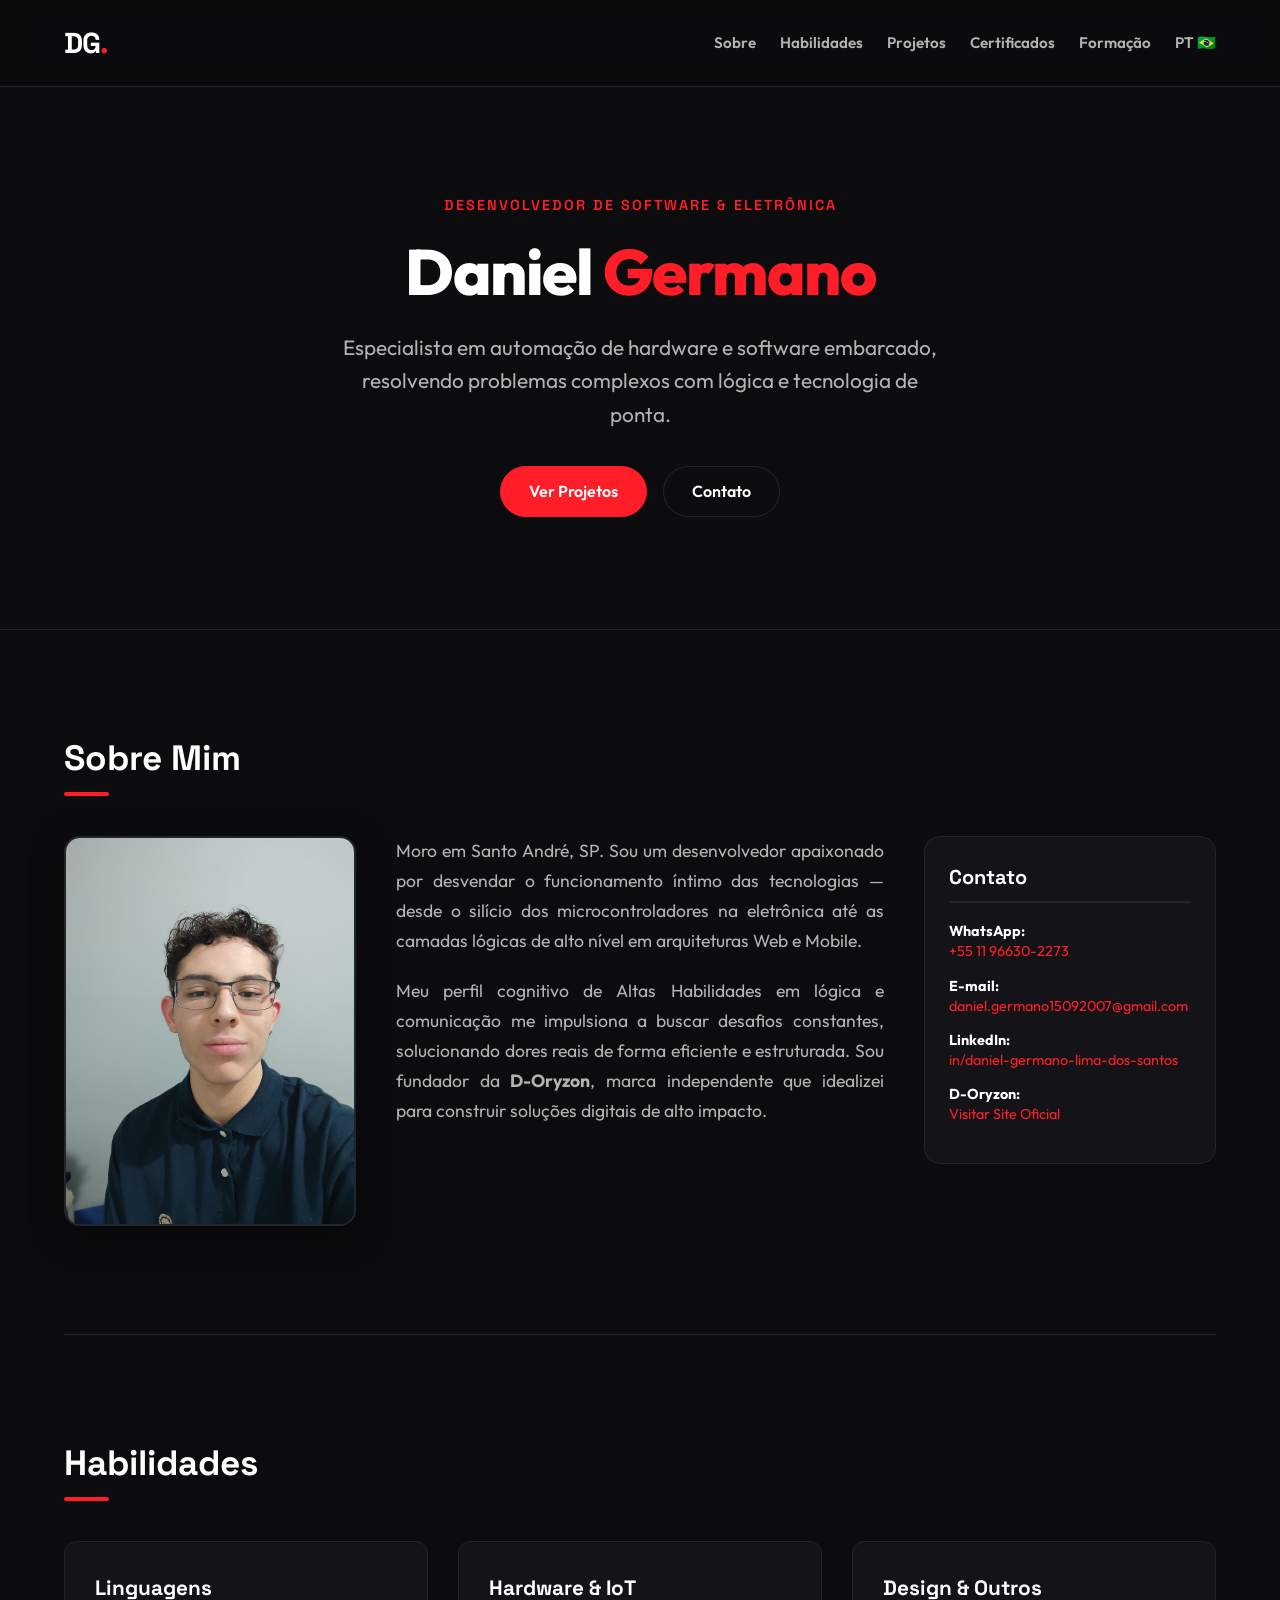
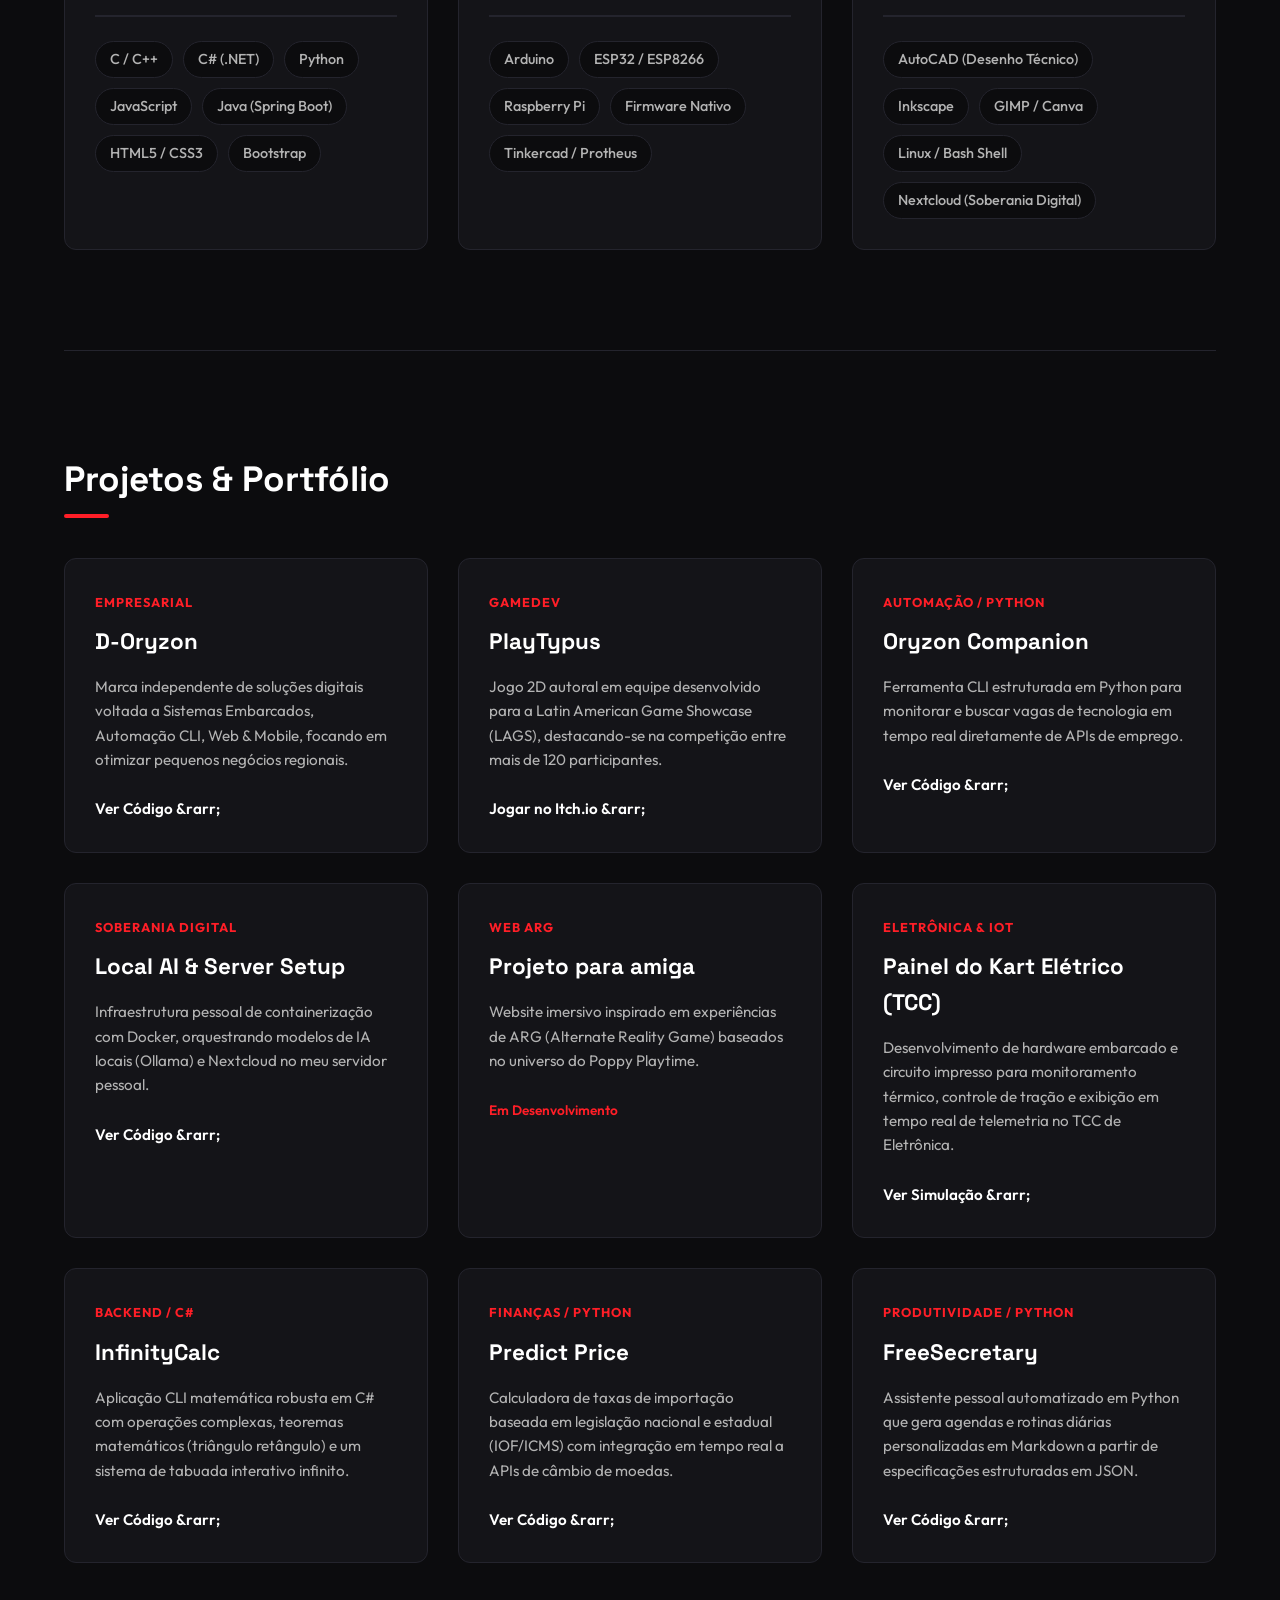
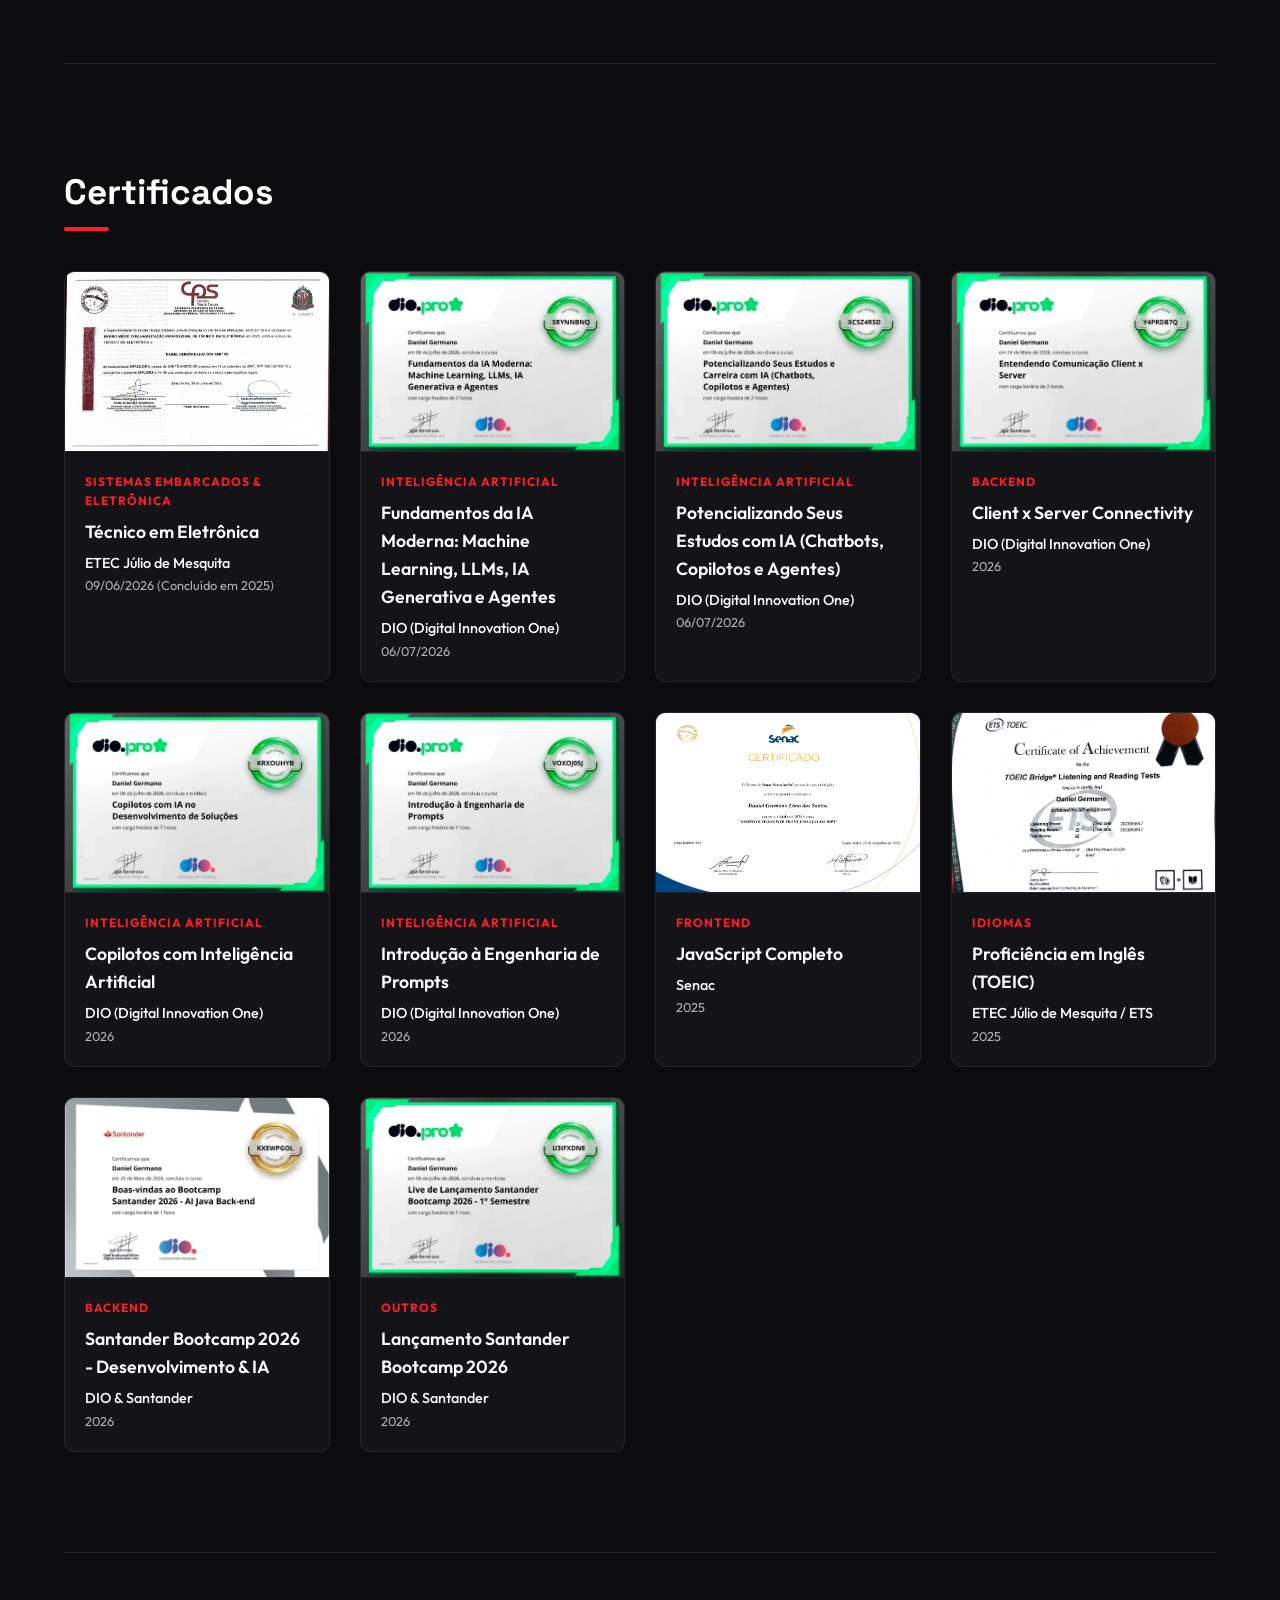
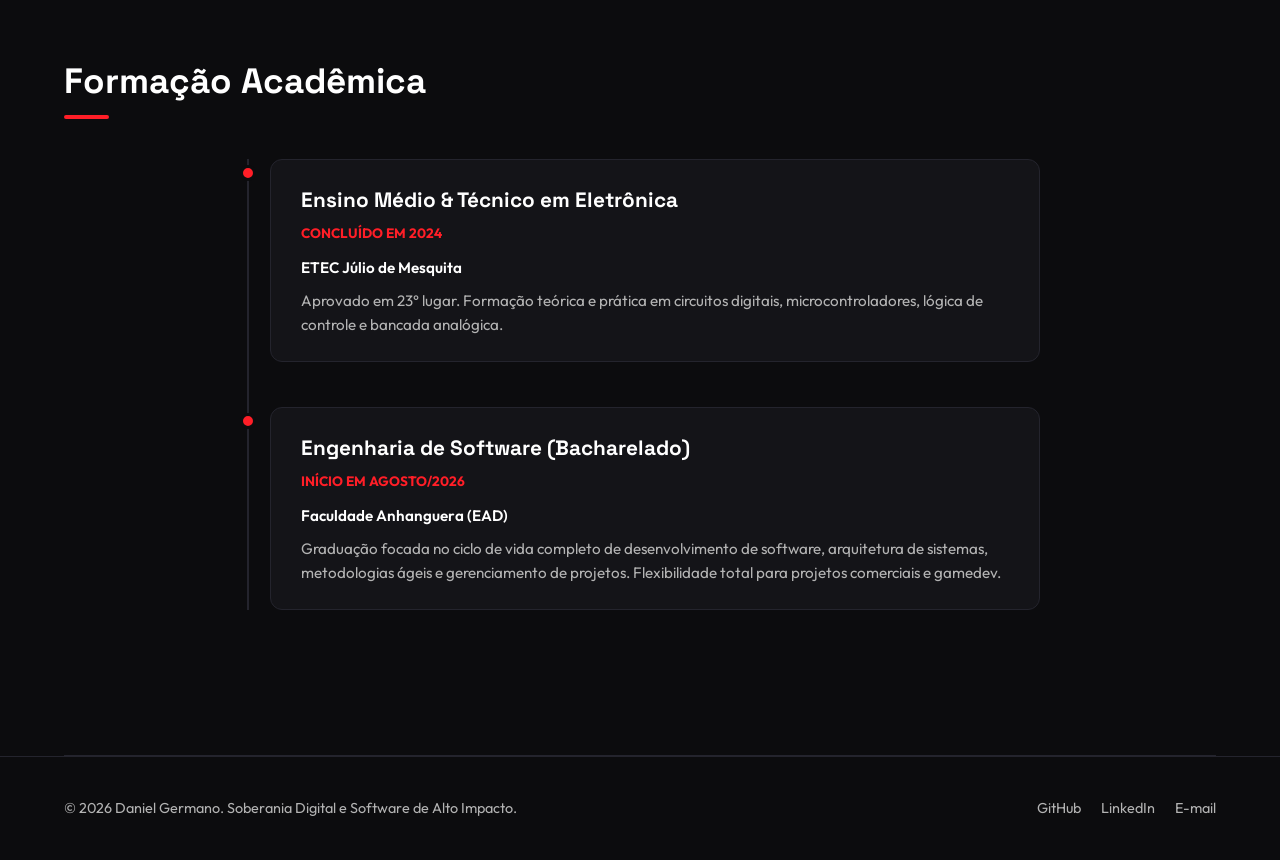
<file: index.html>
<!DOCTYPE html>
<html lang="pt-BR">
<head>
    <meta charset="UTF-8">
    <meta name="viewport" content="width=device-width, initial-scale=1.0">
    <title>Daniel Germano | Portfólio Técnico</title>
    <link rel="stylesheet" href="style.css">
    <!-- Google Fonts -->
    <link rel="preconnect" href="https://fonts.googleapis.com">
    <link rel="preconnect" href="https://fonts.gstatic.com" crossorigin>
    <link href="https://fonts.googleapis.com/css2?family=Outfit:wght@300;400;600;800&family=Space+Grotesk:wght@400;600;700&display=swap" rel="stylesheet">
</head>
<body>

    <!-- Header / Nav -->
    <header>
        <div class="header-container">
            <a href="#" class="logo">DG<span>.</span></a>
            <nav>
                <a href="#sobre" data-i18n="nav-about">Sobre</a>
                <a href="#habilidades" data-i18n="nav-skills">Habilidades</a>
                <a href="#projetos" data-i18n="nav-projects">Projetos</a>
                <a href="#certificacoes" data-i18n="nav-certs">Certificados</a>
                <a href="#formacao" data-i18n="nav-edu">Formação</a>
            </nav>
        </div>
    </header>

    <!-- Hero Section -->
    <section class="hero">
        <div class="hero-content">
            <span class="hero-tag" data-i18n="hero-tag">Desenvolvedor de Software & Eletrônica</span>
            <h1 data-i18n="hero-title">Daniel <span>Germano</span></h1>
            <p data-i18n="hero-desc">Especialista em automação de hardware e software embarcado, resolvendo problemas complexos com lógica e tecnologia de ponta.</p>
            <div class="hero-actions">
                <a href="#projetos" class="btn btn-primary" data-i18n="hero-btn-projects">Ver Projetos</a>
                <a href="mailto:daniel.germano15092007@gmail.com" class="btn btn-secondary" data-i18n="hero-btn-contact">Contato</a>
            </div>
        </div>
    </section>

    <div class="main-container">
        
        <!-- Sobre Section -->
        <section id="sobre" class="section">
            <h2 class="section-title" data-i18n="about-title">Sobre Mim</h2>
            <div class="about-grid">
                <div class="about-photo-container">
                    <img src="medias/images/foto_perfil.jpg" alt="Daniel Germano" class="about-photo">
                </div>
                <div class="about-text">
                    <p data-i18n="about-p1">Moro em Santo André, SP. Sou um desenvolvedor apaixonado por desvendar o funcionamento íntimo das tecnologias — desde o silício dos microcontroladores na eletrônica até as camadas lógicas de alto nível em arquiteturas Web e Mobile.</p>
                    <p data-i18n="about-p2">Meu perfil cognitivo de Altas Habilidades em lógica e comunicação me impulsiona a buscar desafios constantes, solucionando dores reais de forma eficiente e estruturada. Sou fundador da <strong>D-Oryzon</strong>, marca independente que idealizei para construir soluções digitais de alto impacto.</p>
                </div>
                <div class="about-contacts">
                    <div class="contact-info-card">
                        <h3 data-i18n="about-contact-title">Contato</h3>
                        <p><strong>WhatsApp:</strong><br><a href="https://wa.me/5511966302273" target="_blank" style="color: var(--accent-red);">+55 11 96630-2273</a></p>
                        <p><strong>E-mail:</strong><br><a href="mailto:daniel.germano15092007@gmail.com" style="color: var(--accent-red);">daniel.germano15092007@gmail.com</a></p>
                        <p><strong>LinkedIn:</strong><br><a href="https://linkedin.com/in/daniel-germano-lima-dos-santos" target="_blank" style="color: var(--accent-red);">in/daniel-germano-lima-dos-santos</a></p>
                        <p><strong>D-Oryzon:</strong><br><a href="https://ydanielgermano.github.io/d-oryzon/" target="_blank" style="color: var(--accent-red);">Visitar Site Oficial</a></p>
                    </div>
                </div>
            </div>
        </section>

        <!-- Habilidades Section -->
        <section id="habilidades" class="section">
            <h2 class="section-title" data-i18n="skills-title">Habilidades</h2>
            <div class="skills-grid">
                <div class="skill-category">
                    <h3 data-i18n="skills-cat1">Linguagens</h3>
                    <div class="skill-tags">
                        <span>C / C++</span>
                        <span>C# (.NET)</span>
                        <span>Python</span>
                        <span>JavaScript</span>
                        <span>Java (Spring Boot)</span>
                        <span>HTML5 / CSS3</span>
                        <span>Bootstrap</span>
                    </div>
                </div>
                <div class="skill-category">
                    <h3 data-i18n="skills-cat2">Hardware & IoT</h3>
                    <div class="skill-tags">
                        <span>Arduino</span>
                        <span>ESP32 / ESP8266</span>
                        <span>Raspberry Pi</span>
                        <span>Firmware Nativo</span>
                        <span>Tinkercad / Protheus</span>
                    </div>
                </div>
                <div class="skill-category">
                    <h3 data-i18n="skills-cat3">Design & Outros</h3>
                    <div class="skill-tags">
                        <span>AutoCAD (Desenho Técnico)</span>
                        <span>Inkscape</span>
                        <span>GIMP / Canva</span>
                        <span>Linux / Bash Shell</span>
                        <span>Nextcloud (Soberania Digital)</span>
                    </div>
                </div>
            </div>
        </section>

        <!-- Projetos Section -->
        <section id="projetos" class="section">
            <h2 class="section-title" data-i18n="projects-title">Projetos & Portfólio</h2>
            <div class="projects-grid">
                
                <div class="project-card">
                    <div class="project-info">
                        <span class="project-tag" data-i18n="proj-card1-tag">Empresarial</span>
                        <h3>D-Oryzon</h3>
                        <p data-i18n="proj-card1-desc">Marca independente de soluções digitais voltada a Sistemas Embarcados, Automação CLI, Web & Mobile, focando em otimizar pequenos negócios regionais.</p>
                        <a href="https://github.com/yDanielGermano" target="_blank" class="project-link" data-i18n="proj-card1-link">Ver Código &rarr;</a>
                    </div>
                </div>

                <div class="project-card">
                    <div class="project-info">
                        <span class="project-tag" data-i18n="proj-card2-tag">GameDev</span>
                        <h3>PlayTypus</h3>
                        <p data-i18n="proj-card2-desc">Jogo 2D autoral em equipe desenvolvido para a Latin American Game Showcase (LAGS), destacando-se na competição entre mais de 120 participantes.</p>
                        <a href="https://dark-guard-lord.itch.io/playtipus" target="_blank" class="project-link" data-i18n="proj-card2-link">Jogar no Itch.io &rarr;</a>
                    </div>
                </div>

                <div class="project-card">
                    <div class="project-info">
                        <span class="project-tag" data-i18n="proj-card3-tag">Automação / Python</span>
                        <h3>Oryzon Companion</h3>
                        <p data-i18n="proj-card3-desc">Ferramenta CLI estruturada em Python para monitorar e buscar vagas de tecnologia em tempo real diretamente de APIs de emprego.</p>
                        <a href="https://github.com/yDanielGermano" target="_blank" class="project-link" data-i18n="proj-card1-link">Ver Código &rarr;</a>
                    </div>
                </div>

                <div class="project-card">
                    <div class="project-info">
                        <span class="project-tag" data-i18n="proj-card4-tag">Soberania Digital</span>
                        <h3>Local AI & Server Setup</h3>
                        <p data-i18n="proj-card4-desc">Infraestrutura pessoal de containerização com Docker, orquestrando modelos de IA locais (Ollama) e Nextcloud no meu servidor pessoal.</p>
                        <a href="https://github.com/yDanielGermano" target="_blank" class="project-link" data-i18n="proj-card1-link">Ver Código &rarr;</a>
                    </div>
                </div>

                <div class="project-card">
                    <div class="project-info">
                        <span class="project-tag" data-i18n="proj-card5-tag">Web ARG</span>
                        <h3>Projeto para amiga</h3>
                        <p data-i18n="proj-card5-desc">Website imersivo inspirado em experiências de ARG (Alternate Reality Game) baseados no universo do Poppy Playtime.</p>
                        <span class="project-status" data-i18n="proj-status-dev">Em Desenvolvimento</span>
                    </div>
                </div>

                <div class="project-card">
                    <div class="project-info">
                        <span class="project-tag" data-i18n="proj-card6-tag">Eletrônica & IoT</span>
                        <h3 data-i18n="proj-card6-title">Painel do Kart Elétrico (TCC)</h3>
                        <p data-i18n="proj-card6-desc">Desenvolvimento de hardware embarcado e circuito impresso para monitoramento térmico, controle de tração e exibição em tempo real de telemetria no TCC de Eletrônica.</p>
                        <a href="medias/projects/SimulacaoPainelCarro.mp4" target="_blank" class="project-link" data-i18n="proj-card6-link">Ver Simulação &rarr;</a>
                    </div>
                </div>

                <div class="project-card">
                    <div class="project-info">
                        <span class="project-tag" data-i18n="proj-card7-tag">Backend / C#</span>
                        <h3>InfinityCalc</h3>
                        <p data-i18n="proj-card7-desc">Aplicação CLI matemática robusta em C# com operações complexas, teoremas matemáticos (triângulo retângulo) e um sistema de tabuada interativo infinito.</p>
                        <a href="https://github.com/yDanielGermano/infinitty-loop-calc" target="_blank" class="project-link" data-i18n="proj-card1-link">Ver Código &rarr;</a>
                    </div>
                </div>

                <div class="project-card">
                    <div class="project-info">
                        <span class="project-tag" data-i18n="proj-card8-tag">Finanças / Python</span>
                        <h3>Predict Price</h3>
                        <p data-i18n="proj-card8-desc">Calculadora de taxas de importação baseada em legislação nacional e estadual (IOF/ICMS) com integração em tempo real a APIs de câmbio de moedas.</p>
                        <a href="https://github.com/yDanielGermano/predict-price" target="_blank" class="project-link" data-i18n="proj-card1-link">Ver Código &rarr;</a>
                    </div>
                </div>

                <div class="project-card">
                    <div class="project-info">
                        <span class="project-tag" data-i18n="proj-card9-tag">Produtividade / Python</span>
                        <h3>FreeSecretary</h3>
                        <p data-i18n="proj-card9-desc">Assistente pessoal automatizado em Python que gera agendas e rotinas diárias personalizadas em Markdown a partir de especificações estruturadas em JSON.</p>
                        <a href="https://github.com/yDanielGermano/free-secretary" target="_blank" class="project-link" data-i18n="proj-card1-link">Ver Código &rarr;</a>
                    </div>
                </div>

            </div>
        </section>

        <!-- Certificações Section -->
        <section id="certificacoes" class="section">
            <h2 class="section-title" data-i18n="certs-title">Certificados</h2>
            <div id="certificatesContainer" class="certificates-grid">
                <!-- Injetado dinamicamente via JS -->
                <p class="loading" data-i18n="certs-loading">Carregando certificações...</p>
            </div>
        </section>

        <!-- Formações Section -->
        <section id="formacao" class="section">
            <h2 class="section-title" data-i18n="edu-title">Formação Acadêmica</h2>
            <div class="timeline">
                <div class="timeline-item">
                    <div class="timeline-badge"></div>
                    <div class="timeline-content">
                        <h3 data-i18n="edu-card1-title">Ensino Médio & Técnico em Eletrônica</h3>
                        <span class="timeline-date" data-i18n="edu-card1-date">Concluído em 2024</span>
                        <p class="timeline-place" data-i18n="edu-card1-place">ETEC Júlio de Mesquita</p>
                        <p data-i18n="edu-card1-desc">Aprovado em 23° lugar. Formação teórica e prática em circuitos digitais, microcontroladores, lógica de controle e bancada analógica.</p>
                    </div>
                </div>
                <div class="timeline-item">
                    <div class="timeline-badge"></div>
                    <div class="timeline-content">
                        <h3 data-i18n="edu-card2-title">Engenharia de Software (Bacharelado)</h3>
                        <span class="timeline-date" data-i18n="edu-card2-date">Início em Agosto/2026</span>
                        <p class="timeline-place" data-i18n="edu-card2-place">Faculdade Anhanguera (EAD)</p>
                        <p data-i18n="edu-card2-desc">Graduação focada no ciclo de vida completo de desenvolvimento de software, arquitetura de sistemas, metodologias ágeis e gerenciamento de projetos. Flexibilidade total para projetos comerciais e gamedev.</p>
                    </div>
                </div>
            </div>
        </section>

    </div>

    <!-- Footer -->
    <footer>
        <div class="footer-container">
            <p data-i18n="footer-text">&copy; 2026 Daniel Germano. Soberania Digital e Software de Alto Impacto.</p>
            <div class="social-links">
                <a href="https://github.com/yDanielGermano" target="_blank">GitHub</a>
                <a href="https://linkedin.com/in/daniel-germano-lima-dos-santos" target="_blank">LinkedIn</a>
                <a href="mailto:daniel.germano15092007@gmail.com">E-mail</a>
            </div>
        </div>
    </footer>

    <!-- Script de Carregamento de Certificações -->
    <script>
        document.addEventListener("DOMContentLoaded", () => {
            fetch("data/certificates.json")
                .then(response => {
                    if (!response.ok) throw new Error("Erro ao carregar arquivo de certificados.");
                    return response.json();
                })
                .then(data => {
                    renderCertificates(data);
                })
                .catch(err => {
                    const container = document.getElementById("certificatesContainer");
                    container.innerHTML = `<p class="error">Não foi possível carregar os certificados. ${err.message}</p>`;
                });
        });

        function renderCertificates(list) {
            const container = document.getElementById("certificatesContainer");
            container.innerHTML = ""; // Limpa carregando

            if (list.length === 0) {
                container.innerHTML = "<p>Nenhum certificado cadastrado.</p>";
                return;
            }

            list.forEach(item => {
                const card = document.createElement("div");
                card.className = "certificate-card";
                
                const isPdf = item.image.toLowerCase().endsWith(".pdf");
                const displayImage = isPdf ? "https://placehold.co/400x250/141418/ff1e27?text=Visualizar+PDF" : item.image;
                const clickLink = item.link || item.image;
                
                card.innerHTML = `
                    <a href="${clickLink}" target="_blank" style="display: block; text-decoration: none; color: inherit;">
                        <div class="cert-img-container">
                            <img src="${displayImage}" alt="${item.title}" onerror="this.src='https://placehold.co/400x250/141418/ff1e27?text=Visualizar+Certificado'">
                        </div>
                        <div class="cert-info">
                            <span class="cert-tag">${item.category || "Geral"}</span>
                            <h4>${item.title}</h4>
                            <p class="cert-issuer">${item.issuer}</p>
                            <p class="cert-date">${item.date}</p>
                        </div>
                    </a>
                `;
                container.appendChild(card);
            });
        }
    </script>
    <script src="lang.js" defer></script>
</body>
</html>
</file>
<file: style.css>
/* Cores do Tema: Preto, Branco e Vermelho */
:root {
    --bg-color: #0c0c0e;
    --card-bg: #141418;
    --border-color: #24242d;
    --text-color: #ffffff;
    --text-muted: #b3b3b3;
    
    --accent-red: #ff1e27;
    --accent-red-hover: #d1121b;
    --glow-red: rgba(255, 30, 39, 0.15);
}

* {
    box-sizing: border-box;
    margin: 0;
    padding: 0;
    scroll-behavior: smooth;
}

body {
    background-color: var(--bg-color);
    color: var(--text-color);
    font-family: 'Outfit', sans-serif;
    line-height: 1.6;
}

a {
    color: inherit;
    text-decoration: none;
}

/* Header & Nav */
header {
    position: fixed;
    top: 0;
    left: 0;
    width: 100%;
    background-color: rgba(12, 12, 14, 0.85);
    backdrop-filter: blur(12px);
    -webkit-backdrop-filter: blur(12px);
    border-bottom: 1px solid var(--border-color);
    z-index: 1000;
}

.header-container {
    max-width: 1200px;
    margin: 0 auto;
    padding: 20px 24px;
    display: flex;
    justify-content: space-between;
    align-items: center;
}

.logo {
    font-family: 'Space Grotesk', sans-serif;
    font-size: 1.8rem;
    font-weight: 700;
    letter-spacing: -1px;
}

.logo span {
    color: var(--accent-red);
}

nav {
    display: flex;
    gap: 24px;
    align-items: center;
}

nav a {
    font-size: 0.95rem;
    font-weight: 600;
    color: var(--text-muted);
    transition: color 0.3s;
}

nav a:hover {
    color: var(--text-color);
}

.nav-btn {
    background-color: var(--accent-red);
    color: #ffffff;
    padding: 8px 18px;
    border-radius: 20px;
    font-size: 0.9rem;
    transition: background 0.3s, transform 0.2s;
}

.nav-btn:hover {
    background-color: var(--accent-red-hover);
    transform: translateY(-2px);
}

/* Hero Section */
.hero {
    min-height: 70vh;
    padding-top: 140px;
    padding-bottom: 60px;
    display: flex;
    align-items: center;
    justify-content: center;
    text-align: center;
    border-bottom: 1px solid var(--border-color);
}

.hero-content {
    max-width: 800px;
    padding: 0 24px;
}

.hero-tag {
    font-family: 'Space Grotesk', sans-serif;
    font-size: 0.9rem;
    text-transform: uppercase;
    letter-spacing: 2px;
    color: var(--accent-red);
    font-weight: 600;
    margin-bottom: 20px;
    display: inline-block;
}

.hero h1 {
    font-size: 4rem;
    font-weight: 800;
    line-height: 1.1;
    margin-bottom: 24px;
    letter-spacing: -1.5px;
}

.hero h1 span {
    color: var(--accent-red);
}

.hero p {
    font-size: 1.3rem;
    color: var(--text-muted);
    max-width: 600px;
    margin: 0 auto 35px auto;
}

.hero-actions {
    display: flex;
    gap: 16px;
    justify-content: center;
}

.btn {
    padding: 12px 28px;
    border-radius: 30px;
    font-weight: 600;
    font-size: 1rem;
    transition: all 0.3s;
    cursor: pointer;
}

.btn-primary {
    background-color: var(--accent-red);
    border: 1px solid var(--accent-red);
    color: #ffffff;
}

.btn-primary:hover {
    background-color: var(--accent-red-hover);
    border-color: var(--accent-red-hover);
    transform: translateY(-2px);
}

.btn-secondary {
    background-color: transparent;
    border: 1px solid var(--border-color);
    color: var(--text-color);
}

.btn-secondary:hover {
    background-color: var(--card-bg);
    border-color: var(--text-muted);
    transform: translateY(-2px);
}

/* Main Layout */
.main-container {
    max-width: 1200px;
    margin: 0 auto;
    padding: 0 24px;
}

.section {
    padding: 100px 0;
    border-bottom: 1px solid var(--border-color);
}

.section-title {
    font-family: 'Space Grotesk', sans-serif;
    font-size: 2.2rem;
    font-weight: 700;
    margin-bottom: 50px;
    position: relative;
    display: inline-block;
}

.section-title::after {
    content: '';
    position: absolute;
    bottom: -10px;
    left: 0;
    width: 45px;
    height: 4px;
    background-color: var(--accent-red);
    border-radius: 2px;
}

/* Sobre Section */
.about-grid {
    display: grid;
    grid-template-columns: 1.2fr 2fr 1.2fr;
    gap: 40px;
    align-items: start;
}

.about-photo-container {
    width: 100%;
}

.about-photo {
    width: 100%;
    aspect-ratio: 3/4;
    object-fit: cover;
    border-radius: 16px;
    border: 2px solid var(--border-color);
    box-shadow: 0 8px 30px rgba(0,0,0,0.5);
    transition: border-color 0.3s, box-shadow 0.3s;
}

.about-photo:hover {
    border-color: var(--accent-red);
    box-shadow: 0 8px 30px var(--glow-red);
}

.about-text p {
    font-size: 1.1rem;
    color: var(--text-muted);
    margin-bottom: 20px;
    text-align: justify;
    line-height: 1.7;
}

.about-contacts {
    width: 100%;
}

.contact-info-card {
    background-color: var(--card-bg);
    border: 1px solid var(--border-color);
    padding: 24px;
    border-radius: 16px;
}

.contact-info-card h3 {
    font-family: 'Space Grotesk', sans-serif;
    font-size: 1.25rem;
    margin-bottom: 18px;
    color: var(--text-color);
    border-bottom: 2px solid var(--border-color);
    padding-bottom: 8px;
}

.contact-info-card p {
    font-size: 0.9rem;
    color: var(--text-muted);
    margin-bottom: 14px;
    line-height: 1.4;
}

.contact-info-card p strong {
    color: var(--text-color);
}

.contact-info-card a {
    transition: color 0.3s;
    word-break: break-all;
}

.contact-info-card a:hover {
    color: #ffffff !important;
}

/* Habilidades */
.skills-grid {
    display: grid;
    grid-template-columns: repeat(auto-fit, minmax(280px, 1fr));
    gap: 30px;
}

.skill-category {
    background-color: var(--card-bg);
    border: 1px solid var(--border-color);
    border-radius: 12px;
    padding: 30px;
}

.skill-category h3 {
    font-family: 'Space Grotesk', sans-serif;
    font-size: 1.3rem;
    margin-bottom: 24px;
    border-bottom: 2px solid var(--border-color);
    padding-bottom: 10px;
}

.skill-tags {
    display: flex;
    flex-wrap: wrap;
    gap: 10px;
}

.skill-tags span {
    background-color: var(--bg-color);
    border: 1px solid var(--border-color);
    padding: 6px 14px;
    border-radius: 20px;
    font-size: 0.9rem;
    font-weight: 500;
    color: var(--text-muted);
    transition: all 0.3s;
}

.skill-tags span:hover {
    border-color: var(--accent-red);
    color: var(--text-color);
}

/* Projetos */
.projects-grid {
    display: grid;
    grid-template-columns: repeat(auto-fit, minmax(330px, 1fr));
    gap: 30px;
}

.project-card {
    background-color: var(--card-bg);
    border: 1px solid var(--border-color);
    border-radius: 12px;
    padding: 30px;
    display: flex;
    flex-direction: column;
    justify-content: space-between;
    transition: transform 0.3s, border-color 0.3s, box-shadow 0.3s;
}

.project-card:hover {
    transform: translateY(-5px);
    border-color: var(--accent-red);
    box-shadow: 0 10px 25px var(--glow-red);
}

.project-tag {
    font-size: 0.8rem;
    text-transform: uppercase;
    letter-spacing: 1px;
    color: var(--accent-red);
    font-weight: 700;
    margin-bottom: 12px;
    display: inline-block;
}

.project-card h3 {
    font-family: 'Space Grotesk', sans-serif;
    font-size: 1.4rem;
    margin-bottom: 15px;
}

.project-card p {
    color: var(--text-muted);
    font-size: 0.95rem;
    margin-bottom: 24px;
}

.project-link {
    font-weight: 600;
    color: var(--text-color);
    font-size: 0.95rem;
    transition: color 0.3s;
}

.project-link:hover {
    color: var(--accent-red);
}

.project-status {
    font-size: 0.85rem;
    color: var(--accent-red);
    font-weight: 600;
}

/* Certificados */
.certificates-grid {
    display: grid;
    grid-template-columns: repeat(auto-fit, minmax(260px, 1fr));
    gap: 30px;
}

.certificate-card {
    background-color: var(--card-bg);
    border: 1px solid var(--border-color);
    border-radius: 10px;
    overflow: hidden;
    transition: border-color 0.3s;
}

.certificate-card:hover {
    border-color: var(--accent-red);
}

.cert-img-container {
    width: 100%;
    height: 180px;
    background-color: var(--bg-color);
    overflow: hidden;
    border-bottom: 1px solid var(--border-color);
}

.cert-img-container img {
    width: 100%;
    height: 100%;
    object-fit: cover;
    transition: transform 0.5s;
}

.certificate-card:hover .cert-img-container img {
    transform: scale(1.08);
}

.cert-info {
    padding: 20px;
}

.cert-tag {
    font-size: 0.75rem;
    font-weight: 700;
    color: var(--accent-red);
    text-transform: uppercase;
    letter-spacing: 1px;
    margin-bottom: 8px;
    display: block;
}

.cert-info h4 {
    font-size: 1.1rem;
    font-weight: 600;
    margin-bottom: 6px;
}

.cert-issuer {
    color: var(--text-color);
    font-size: 0.9rem;
    font-weight: 500;
}

.cert-date {
    font-size: 0.8rem;
    color: var(--text-muted);
}

/* Formações (Timeline) */
.timeline {
    position: relative;
    max-width: 800px;
    margin: 0 auto;
    padding-left: 30px;
}

.timeline::after {
    content: '';
    position: absolute;
    width: 2px;
    background-color: var(--border-color);
    top: 0;
    bottom: 0;
    left: 7px;
}

.timeline-item {
    position: relative;
    margin-bottom: 45px;
}

.timeline-badge {
    position: absolute;
    width: 16px;
    height: 16px;
    border-radius: 50%;
    background-color: var(--accent-red);
    left: -30px;
    top: 6px;
    border: 3px solid var(--bg-color);
    z-index: 10;
}

.timeline-content {
    background-color: var(--card-bg);
    border: 1px solid var(--border-color);
    border-radius: 12px;
    padding: 24px 30px;
}

.timeline-content h3 {
    font-family: 'Space Grotesk', sans-serif;
    font-size: 1.3rem;
    margin-bottom: 5px;
}

.timeline-date {
    color: var(--accent-red);
    font-size: 0.85rem;
    font-weight: 700;
    text-transform: uppercase;
    display: block;
    margin-bottom: 12px;
}

.timeline-place {
    font-weight: 600;
    font-size: 0.95rem;
    margin-bottom: 8px;
}

.timeline-content p:last-child {
    color: var(--text-muted);
    font-size: 0.95rem;
}

/* Footer */
footer {
    border-top: 1px solid var(--border-color);
    padding: 40px 0;
}

.footer-container {
    max-width: 1200px;
    margin: 0 auto;
    padding: 0 24px;
    display: flex;
    justify-content: space-between;
    align-items: center;
    flex-wrap: wrap;
    gap: 20px;
    font-size: 0.9rem;
    color: var(--text-muted);
}

.social-links {
    display: flex;
    gap: 20px;
}

.social-links a {
    transition: color 0.3s;
}

.social-links a:hover {
    color: var(--accent-red);
}

/* Responsive */
@media (max-width: 768px) {
    .header-container {
        flex-direction: column;
        gap: 15px;
        padding: 15px 20px;
    }
    
    nav {
        width: 100%;
        display: flex;
        gap: 20px;
        overflow-x: auto;
        white-space: nowrap;
        padding-bottom: 8px;
        justify-content: flex-start;
        -webkit-overflow-scrolling: touch;
        scrollbar-width: none; /* Firefox */
    }
    
    nav::-webkit-scrollbar {
        display: none; /* Safari e Chrome */
    }
    
    nav a {
        flex-shrink: 0;
    }
    
    .hero h1 {
        font-size: 2.8rem;
    }
    
    .hero p {
        font-size: 1.1rem;
    }
    
    .about-grid {
        grid-template-columns: 1fr;
        gap: 30px;
    }
    
    .footer-container {
        flex-direction: column;
        text-align: center;
    }
}
</file>
